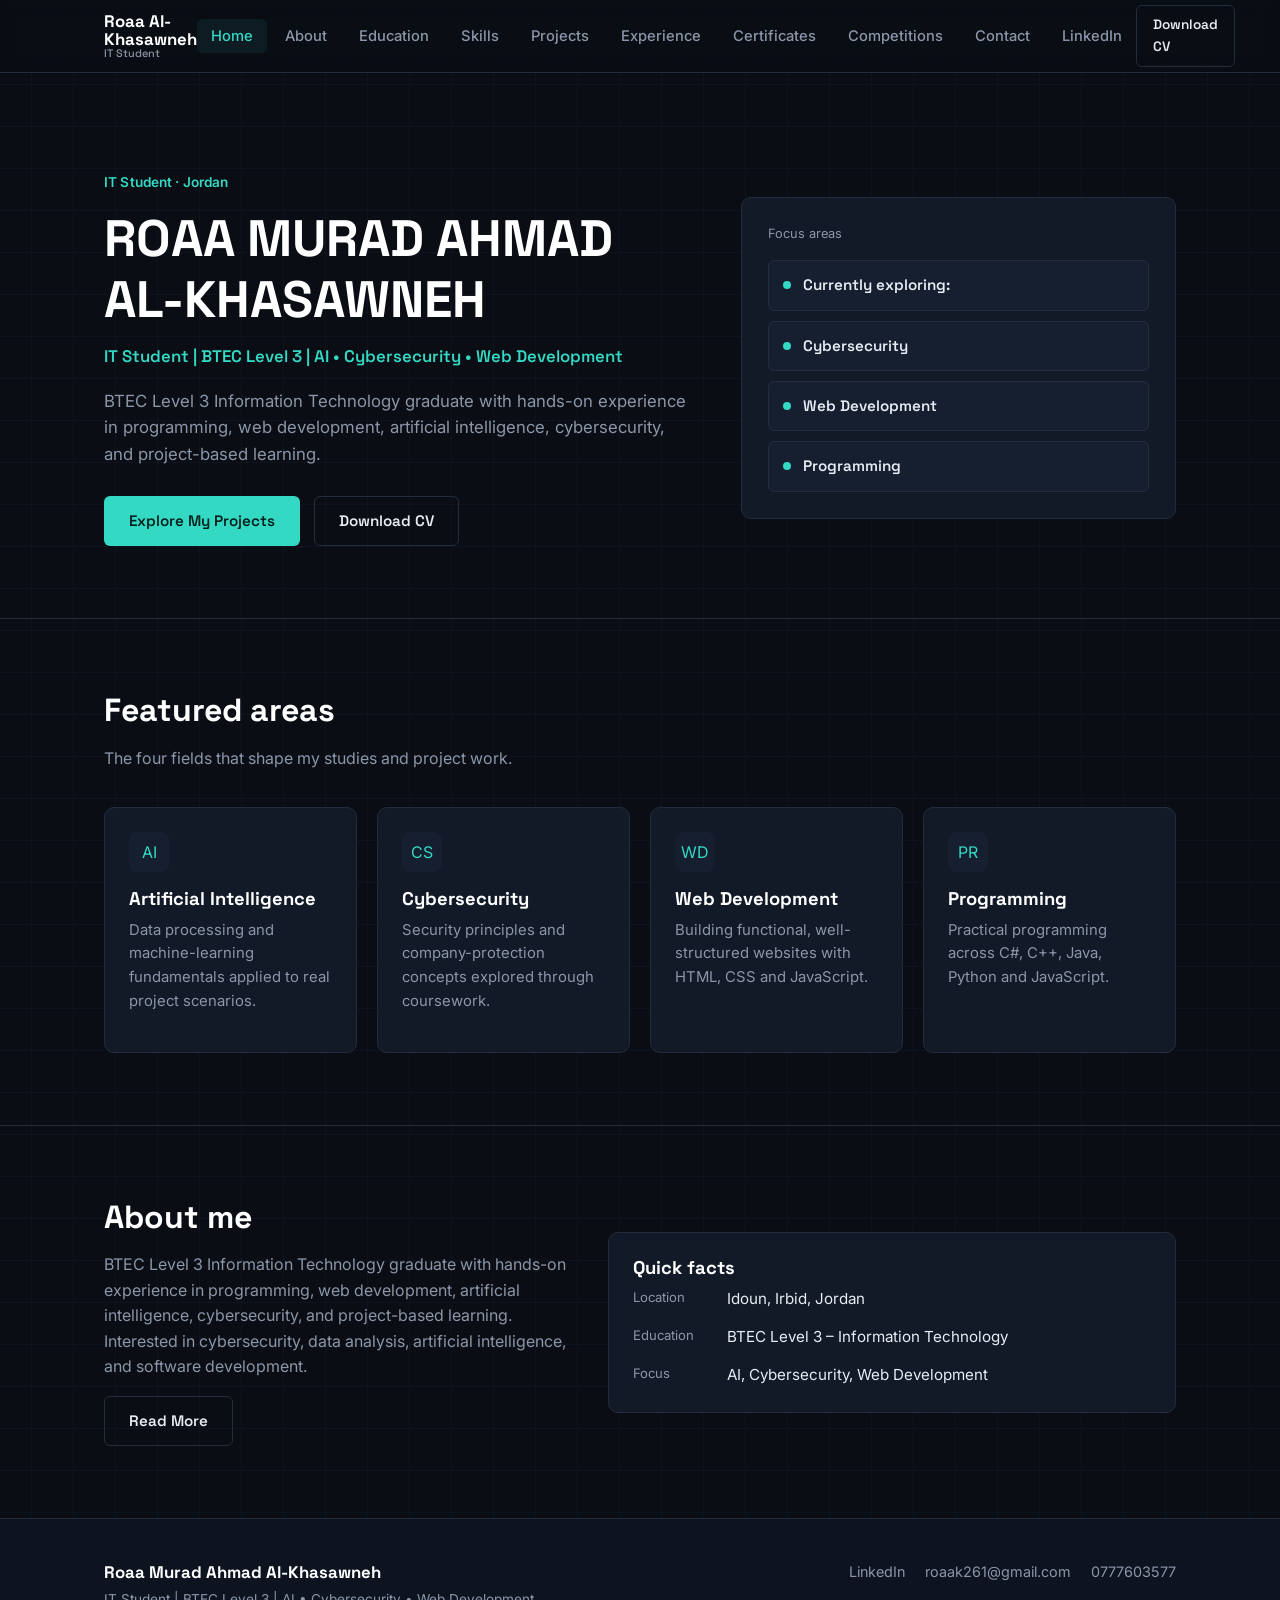
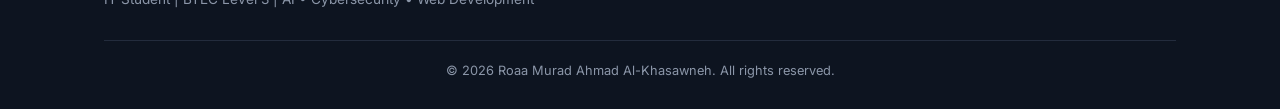
<file: roaa-portfolio (1)/roaa-portfolio/index.html>
<!DOCTYPE html>
<html lang="en">
<head>
<meta charset="UTF-8">
<meta name="viewport" content="width=device-width, initial-scale=1.0">
<title>Roaa Murad Ahmad Al-Khasawneh | IT Student Portfolio</title>
<meta name="description" content="Portfolio of Roaa Murad Ahmad Al-Khasawneh, a BTEC Level 3 IT student focused on AI, cybersecurity and web development.">
<link rel="stylesheet" href="css/style.css">
</head>
<body>
<a href="#main" class="skip-link">Skip to content</a>

<header class="site-header">
  <nav class="navbar" aria-label="Main navigation">
    <a href="index.html" class="brand">
      <strong>Roaa Al-Khasawneh</strong>
      <span>IT Student</span>
    </a>

    <ul class="nav-links">
      <li><a href="index.html">Home</a></li>
      <li><a href="about.html">About</a></li>
      <li><a href="education.html">Education</a></li>
      <li><a href="skills.html">Skills</a></li>
      <li><a href="projects.html">Projects</a></li>
      <li><a href="experience.html">Experience</a></li>
      <li><a href="certificates.html">Certificates</a></li>
      <li><a href="competitions.html">Competitions</a></li>
      <li><a href="contact.html">Contact</a></li>
      <li><a href="https://jo.linkedin.com/in/roa-a-khasawneh-a880803abn" target="_blank" rel="noopener">LinkedIn</a></li>
    </ul>

    <div class="nav-cta">
      <a class="btn btn-outline btn-sm" href="assets/Roaa_Murad_Ahmad_Al-Khasawneh_CV.docx" download>Download CV</a>
      <button class="nav-toggle" aria-label="Toggle navigation menu" aria-expanded="false">
        <span></span><span></span><span></span>
      </button>
    </div>
  </nav>
</header>

<main id="main">

  <section class="hero">
    <div class="container hero-grid">
      <div>
        <span class="eyebrow">IT Student · Jordan</span>
        <h1>ROAA MURAD AHMAD<br>AL-KHASAWNEH</h1>
        <p class="subtitle">IT Student | BTEC Level 3 | AI • Cybersecurity • Web Development</p>
        <p class="lede">BTEC Level 3 Information Technology graduate with hands-on experience in programming, web development, artificial intelligence, cybersecurity, and project-based learning.</p>
        <div class="hero-actions">
          <a href="projects.html" class="btn btn-primary">Explore My Projects</a>
          <a href="assets/Roaa_Murad_Ahmad_Al-Khasawneh_CV.docx" class="btn btn-outline" download>Download CV</a>
        </div>
      </div>

      <div class="hero-panel">
        <p class="hero-panel-title">Focus areas</p>
        <div class="node-list">
          <div class="node"><span class="dot"></span> Currently exploring: <span data-typing>AI</span></div>
          <div class="node"><span class="dot"></span> Cybersecurity</div>
          <div class="node"><span class="dot"></span> Web Development</div>
          <div class="node"><span class="dot"></span> Programming</div>
        </div>
      </div>
    </div>
  </section>

  <section class="section">
    <div class="container">
      <div class="section-head">
        <h2>Featured areas</h2>
        <p>The four fields that shape my studies and project work.</p>
      </div>
      <div class="card-grid">
        <a href="skills.html" class="card">
          <div class="card-icon">AI</div>
          <h3>Artificial Intelligence</h3>
          <p>Data processing and machine-learning fundamentals applied to real project scenarios.</p>
        </a>
        <a href="projects.html" class="card">
          <div class="card-icon">CS</div>
          <h3>Cybersecurity</h3>
          <p>Security principles and company-protection concepts explored through coursework.</p>
        </a>
        <a href="projects.html" class="card">
          <div class="card-icon">WD</div>
          <h3>Web Development</h3>
          <p>Building functional, well-structured websites with HTML, CSS and JavaScript.</p>
        </a>
        <a href="skills.html" class="card">
          <div class="card-icon">PR</div>
          <h3>Programming</h3>
          <p>Practical programming across C#, C++, Java, Python and JavaScript.</p>
        </a>
      </div>
    </div>
  </section>

  <section class="section">
    <div class="container about-preview">
      <div>
        <h2>About me</h2>
        <p>BTEC Level 3 Information Technology graduate with hands-on experience in programming, web development, artificial intelligence, cybersecurity, and project-based learning. Interested in cybersecurity, data analysis, artificial intelligence, and software development.</p>
        <a href="about.html" class="btn btn-outline">Read More</a>
      </div>
      <div class="card">
        <h3>Quick facts</h3>
        <ul class="info-list">
          <li><span class="label">Location</span> Idoun, Irbid, Jordan</li>
          <li><span class="label">Education</span> BTEC Level 3 – Information Technology</li>
          <li><span class="label">Focus</span> AI, Cybersecurity, Web Development</li>
        </ul>
      </div>
    </div>
  </section>

</main>

<footer class="site-footer">
  <div class="container">
    <div class="footer-grid">
      <div class="footer-brand">
        <strong>Roaa Murad Ahmad Al-Khasawneh</strong>
        <span>IT Student | BTEC Level 3 | AI • Cybersecurity • Web Development</span>
      </div>
      <ul class="footer-links">
        <li><a href="https://jo.linkedin.com/in/roa-a-khasawneh-a880803abn" target="_blank" rel="noopener">LinkedIn</a></li>
        <li><a href="mailto:roaak261@gmail.com">roaak261@gmail.com</a></li>
        <li><a href="tel:0777603577">0777603577</a></li>
      </ul>
    </div>
    <div class="footer-bottom">© 2026 Roaa Murad Ahmad Al-Khasawneh. All rights reserved.</div>
  </div>
</footer>

<button class="scroll-top" aria-label="Scroll to top">↑</button>
<script src="js/script.js"></script>
</body>
</html>
</file>
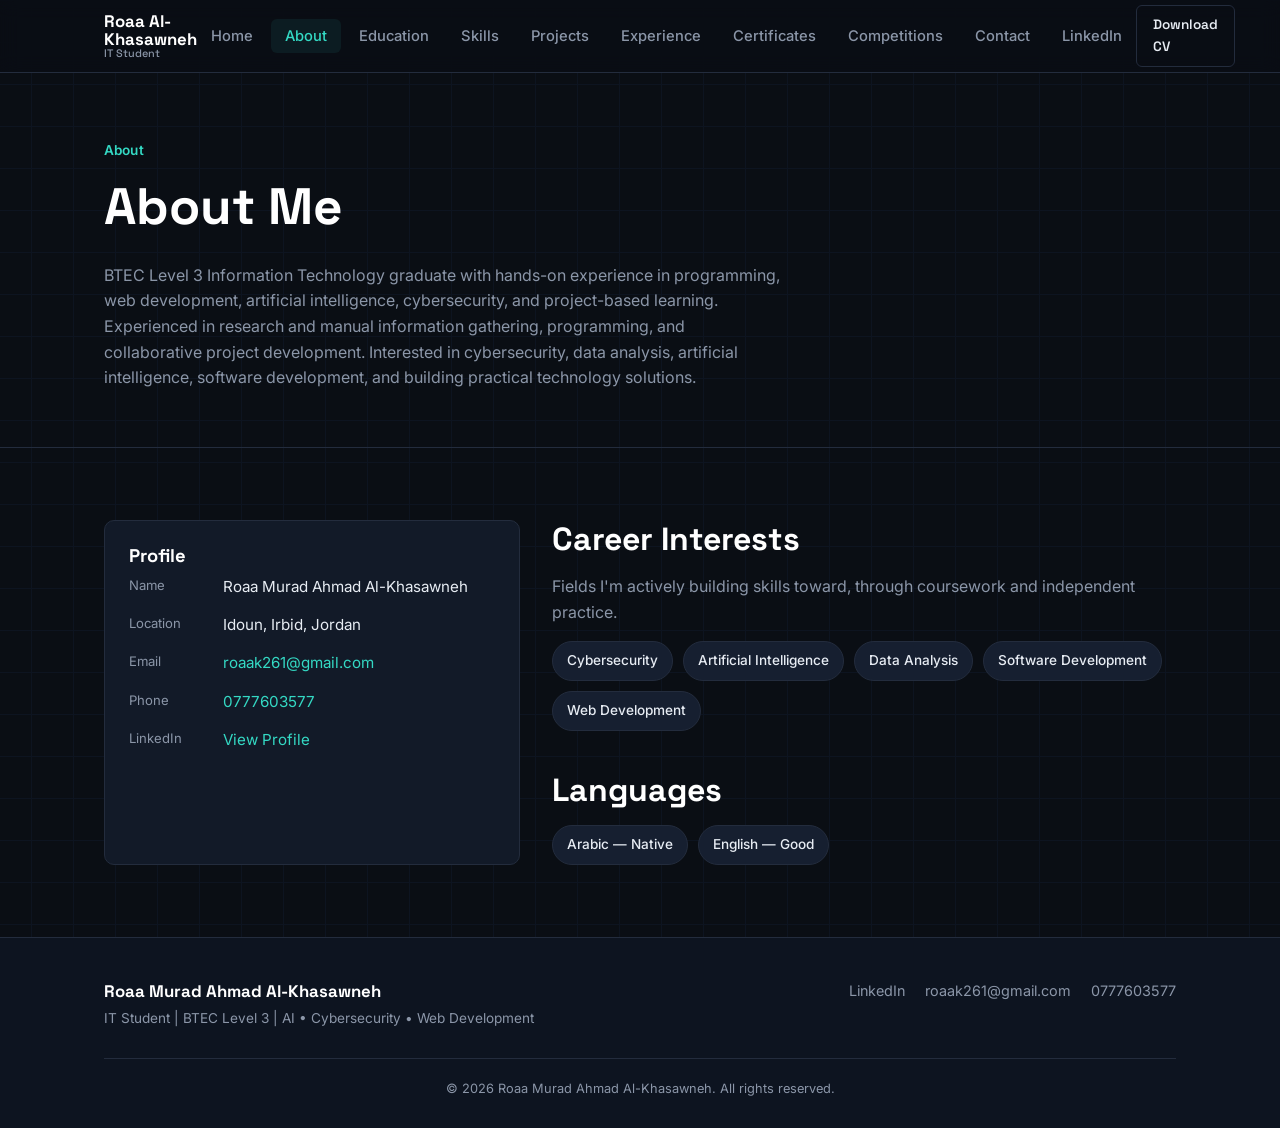
<file: roaa-portfolio (1)/roaa-portfolio/about.html>
<!DOCTYPE html>
<html lang="en">
<head>
<meta charset="UTF-8">
<meta name="viewport" content="width=device-width, initial-scale=1.0">
<title>Roaa Murad Ahmad Al-Khasawneh | About</title>
<meta name="description" content="About Roaa Murad Ahmad Al-Khasawneh, a BTEC Level 3 IT student interested in cybersecurity, AI, data analysis and software development.">
<link rel="stylesheet" href="css/style.css">
</head>
<body>
<a href="#main" class="skip-link">Skip to content</a>

<header class="site-header">
  <nav class="navbar" aria-label="Main navigation">
    <a href="index.html" class="brand">
      <strong>Roaa Al-Khasawneh</strong>
      <span>IT Student</span>
    </a>

    <ul class="nav-links">
      <li><a href="index.html">Home</a></li>
      <li><a href="about.html">About</a></li>
      <li><a href="education.html">Education</a></li>
      <li><a href="skills.html">Skills</a></li>
      <li><a href="projects.html">Projects</a></li>
      <li><a href="experience.html">Experience</a></li>
      <li><a href="certificates.html">Certificates</a></li>
      <li><a href="competitions.html">Competitions</a></li>
      <li><a href="contact.html">Contact</a></li>
      <li><a href="https://jo.linkedin.com/in/roa-a-khasawneh-a880803abn" target="_blank" rel="noopener">LinkedIn</a></li>
    </ul>

    <div class="nav-cta">
      <a class="btn btn-outline btn-sm" href="assets/Roaa_Murad_Ahmad_Al-Khasawneh_CV.docx" download>Download CV</a>
      <button class="nav-toggle" aria-label="Toggle navigation menu" aria-expanded="false">
        <span></span><span></span><span></span>
      </button>
    </div>
  </nav>
</header>
<main id="main">

  <section class="page-header">
    <div class="container">
      <span class="eyebrow">About</span>
      <h1>About Me</h1>
      <p>BTEC Level 3 Information Technology graduate with hands-on experience in programming, web development, artificial intelligence, cybersecurity, and project-based learning. Experienced in research and manual information gathering, programming, and collaborative project development. Interested in cybersecurity, data analysis, artificial intelligence, software development, and building practical technology solutions.</p>
    </div>
  </section>

  <section class="section">
    <div class="container profile-grid">
      <div class="card">
        <h3>Profile</h3>
        <ul class="info-list">
          <li><span class="label">Name</span> Roaa Murad Ahmad Al-Khasawneh</li>
          <li><span class="label">Location</span> Idoun, Irbid, Jordan</li>
          <li><span class="label">Email</span> <a href="mailto:roaak261@gmail.com">roaak261@gmail.com</a></li>
          <li><span class="label">Phone</span> <a href="tel:0777603577">0777603577</a></li>
          <li><span class="label">LinkedIn</span> <a href="https://jo.linkedin.com/in/roa-a-khasawneh-a880803abn" target="_blank" rel="noopener">View Profile</a></li>
        </ul>
      </div>

      <div>
        <h2>Career Interests</h2>
        <p>Fields I'm actively building skills toward, through coursework and independent practice.</p>
        <div class="tag-list">
          <span class="tag">Cybersecurity</span>
          <span class="tag">Artificial Intelligence</span>
          <span class="tag">Data Analysis</span>
          <span class="tag">Software Development</span>
          <span class="tag">Web Development</span>
        </div>

        <h2 class="mt-lg">Languages</h2>
        <div class="tag-list">
          <span class="tag">Arabic — Native</span>
          <span class="tag">English — Good</span>
        </div>
      </div>
    </div>
  </section>

</main>
<footer class="site-footer">
  <div class="container">
    <div class="footer-grid">
      <div class="footer-brand">
        <strong>Roaa Murad Ahmad Al-Khasawneh</strong>
        <span>IT Student | BTEC Level 3 | AI • Cybersecurity • Web Development</span>
      </div>
      <ul class="footer-links">
        <li><a href="https://jo.linkedin.com/in/roa-a-khasawneh-a880803abn" target="_blank" rel="noopener">LinkedIn</a></li>
        <li><a href="mailto:roaak261@gmail.com">roaak261@gmail.com</a></li>
        <li><a href="tel:0777603577">0777603577</a></li>
      </ul>
    </div>
    <div class="footer-bottom">© 2026 Roaa Murad Ahmad Al-Khasawneh. All rights reserved.</div>
  </div>
</footer>

<button class="scroll-top" aria-label="Scroll to top">↑</button>
<script src="js/script.js"></script>
</body>
</html>
</file>
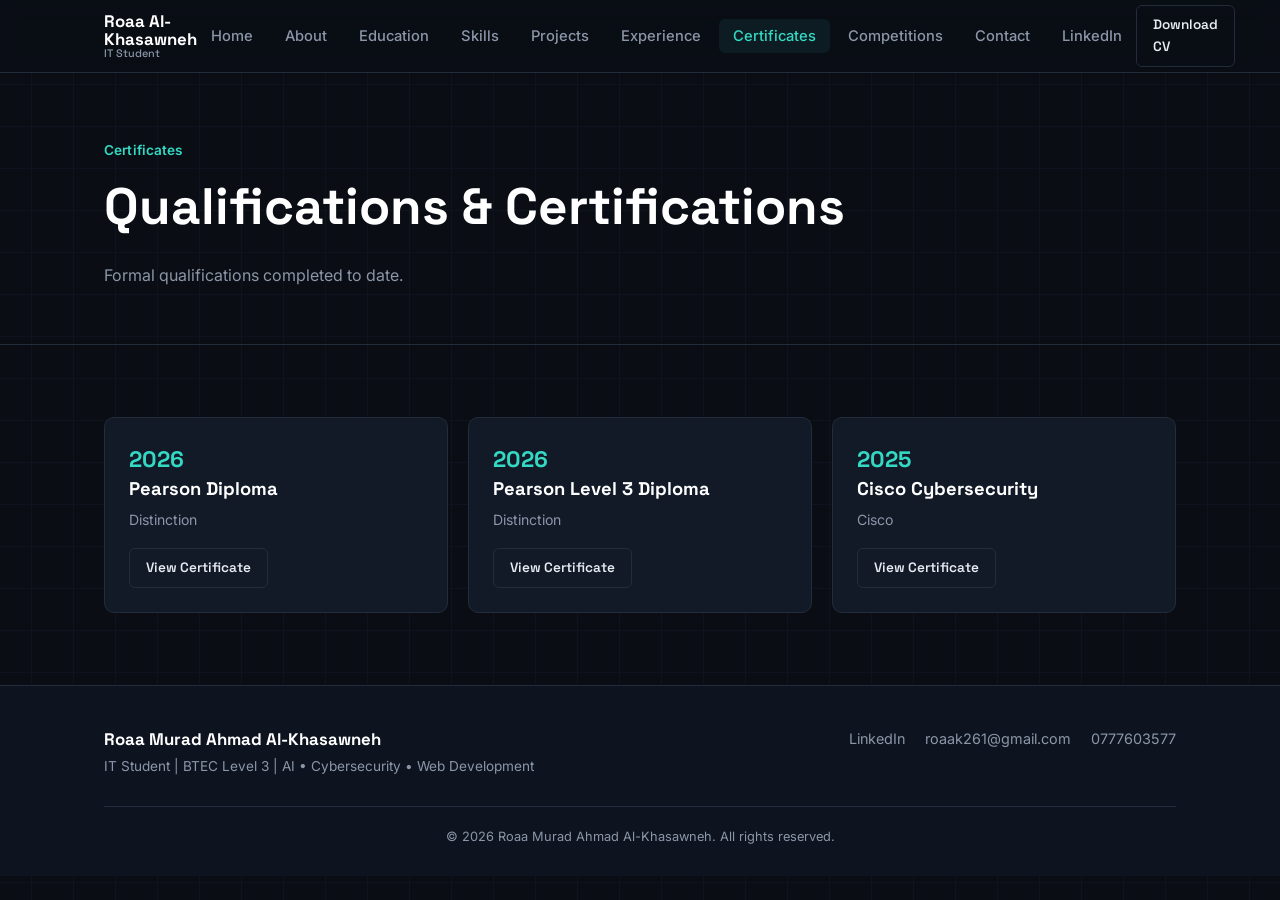
<file: roaa-portfolio (1)/roaa-portfolio/certificates.html>
<!DOCTYPE html>
<html lang="en">
<head>
<meta charset="UTF-8">
<meta name="viewport" content="width=device-width, initial-scale=1.0">
<title>Roaa Murad Ahmad Al-Khasawneh | Certificates</title>
<meta name="description" content="Qualifications and certifications earned by Roaa Murad Ahmad Al-Khasawneh.">
<link rel="stylesheet" href="css/style.css">
</head>
<body>
<a href="#main" class="skip-link">Skip to content</a>

<header class="site-header">
  <nav class="navbar" aria-label="Main navigation">
    <a href="index.html" class="brand">
      <strong>Roaa Al-Khasawneh</strong>
      <span>IT Student</span>
    </a>

    <ul class="nav-links">
      <li><a href="index.html">Home</a></li>
      <li><a href="about.html">About</a></li>
      <li><a href="education.html">Education</a></li>
      <li><a href="skills.html">Skills</a></li>
      <li><a href="projects.html">Projects</a></li>
      <li><a href="experience.html">Experience</a></li>
      <li><a href="certificates.html">Certificates</a></li>
      <li><a href="competitions.html">Competitions</a></li>
      <li><a href="contact.html">Contact</a></li>
      <li><a href="https://jo.linkedin.com/in/roa-a-khasawneh-a880803abn" target="_blank" rel="noopener">LinkedIn</a></li>
    </ul>

    <div class="nav-cta">
      <a class="btn btn-outline btn-sm" href="assets/Roaa_Murad_Ahmad_Al-Khasawneh_CV.docx" download>Download CV</a>
      <button class="nav-toggle" aria-label="Toggle navigation menu" aria-expanded="false">
        <span></span><span></span><span></span>
      </button>
    </div>
  </nav>
</header>
<main id="main">

  <section class="page-header">
    <div class="container">
      <span class="eyebrow">Certificates</span>
      <h1>Qualifications &amp; Certifications</h1>
      <p>Formal qualifications completed to date.</p>
    </div>
  </section>

  <section class="section">
    <div class="container cert-grid">

      <div class="cert-card">
        <div class="cert-year">2026</div>
        <h3>Pearson Diploma</h3>
        <p class="cert-org">Distinction</p>
        <a class="btn btn-outline btn-sm" href="assets/certificates/pearson-diploma.pdf" target="_blank" rel="noopener">View Certificate</a>
      </div>

      <div class="cert-card">
        <div class="cert-year">2026</div>
        <h3>Pearson Level 3 Diploma</h3>
        <p class="cert-org">Distinction</p>
        <a class="btn btn-outline btn-sm" href="assets/certificates/pearson-level3-diploma.pdf" target="_blank" rel="noopener">View Certificate</a>
      </div>

      <div class="cert-card">
        <div class="cert-year">2025</div>
        <h3>Cisco Cybersecurity</h3>
        <p class="cert-org">Cisco</p>
        <a class="btn btn-outline btn-sm" href="assets/certificates/cisco-cybersecurity.pdf" target="_blank" rel="noopener">View Certificate</a>
      </div>

    </div>
  </section>

</main>
<footer class="site-footer">
  <div class="container">
    <div class="footer-grid">
      <div class="footer-brand">
        <strong>Roaa Murad Ahmad Al-Khasawneh</strong>
        <span>IT Student | BTEC Level 3 | AI • Cybersecurity • Web Development</span>
      </div>
      <ul class="footer-links">
        <li><a href="https://jo.linkedin.com/in/roa-a-khasawneh-a880803abn" target="_blank" rel="noopener">LinkedIn</a></li>
        <li><a href="mailto:roaak261@gmail.com">roaak261@gmail.com</a></li>
        <li><a href="tel:0777603577">0777603577</a></li>
      </ul>
    </div>
    <div class="footer-bottom">© 2026 Roaa Murad Ahmad Al-Khasawneh. All rights reserved.</div>
  </div>
</footer>

<button class="scroll-top" aria-label="Scroll to top">↑</button>
<script src="js/script.js"></script>
</body>
</html>
</file>
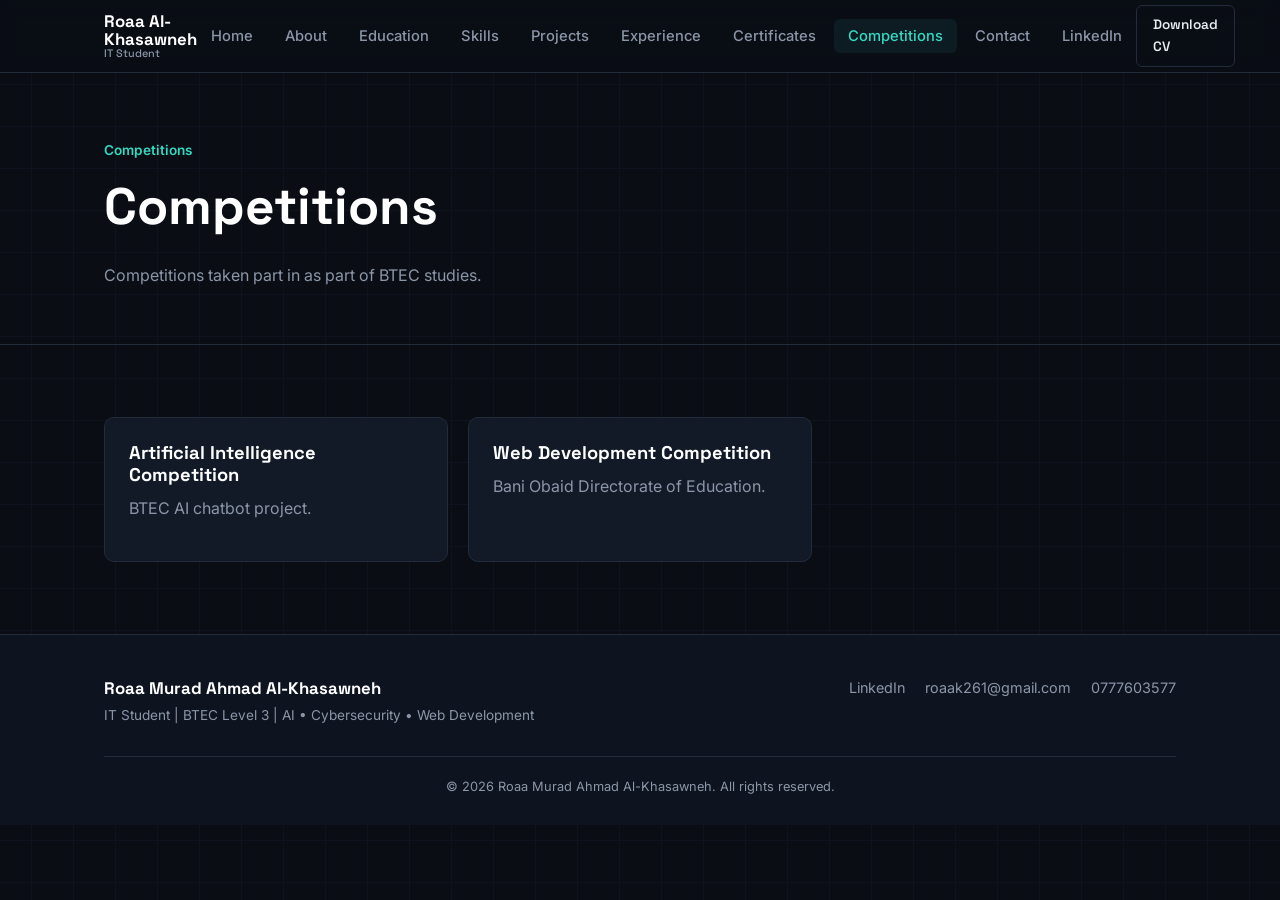
<file: roaa-portfolio (1)/roaa-portfolio/competitions.html>
<!DOCTYPE html>
<html lang="en">
<head>
<meta charset="UTF-8">
<meta name="viewport" content="width=device-width, initial-scale=1.0">
<title>Roaa Murad Ahmad Al-Khasawneh | Competitions</title>
<meta name="description" content="Competitions Roaa Murad Ahmad Al-Khasawneh has taken part in.">
<link rel="stylesheet" href="css/style.css">
</head>
<body>
<a href="#main" class="skip-link">Skip to content</a>

<header class="site-header">
  <nav class="navbar" aria-label="Main navigation">
    <a href="index.html" class="brand">
      <strong>Roaa Al-Khasawneh</strong>
      <span>IT Student</span>
    </a>

    <ul class="nav-links">
      <li><a href="index.html">Home</a></li>
      <li><a href="about.html">About</a></li>
      <li><a href="education.html">Education</a></li>
      <li><a href="skills.html">Skills</a></li>
      <li><a href="projects.html">Projects</a></li>
      <li><a href="experience.html">Experience</a></li>
      <li><a href="certificates.html">Certificates</a></li>
      <li><a href="competitions.html">Competitions</a></li>
      <li><a href="contact.html">Contact</a></li>
      <li><a href="https://jo.linkedin.com/in/roa-a-khasawneh-a880803abn" target="_blank" rel="noopener">LinkedIn</a></li>
    </ul>

    <div class="nav-cta">
      <a class="btn btn-outline btn-sm" href="assets/Roaa_Murad_Ahmad_Al-Khasawneh_CV.docx" download>Download CV</a>
      <button class="nav-toggle" aria-label="Toggle navigation menu" aria-expanded="false">
        <span></span><span></span><span></span>
      </button>
    </div>
  </nav>
</header>
<main id="main">

  <section class="page-header">
    <div class="container">
      <span class="eyebrow">Competitions</span>
      <h1>Competitions</h1>
      <p>Competitions taken part in as part of BTEC studies.</p>
    </div>
  </section>

  <section class="section">
    <div class="container comp-grid">

      <div class="comp-card">
        <h3>Artificial Intelligence Competition</h3>
        <p>BTEC AI chatbot project.</p>
      </div>

      <div class="comp-card">
        <h3>Web Development Competition</h3>
        <p>Bani Obaid Directorate of Education.</p>
      </div>

    </div>
  </section>

</main>
<footer class="site-footer">
  <div class="container">
    <div class="footer-grid">
      <div class="footer-brand">
        <strong>Roaa Murad Ahmad Al-Khasawneh</strong>
        <span>IT Student | BTEC Level 3 | AI • Cybersecurity • Web Development</span>
      </div>
      <ul class="footer-links">
        <li><a href="https://jo.linkedin.com/in/roa-a-khasawneh-a880803abn" target="_blank" rel="noopener">LinkedIn</a></li>
        <li><a href="mailto:roaak261@gmail.com">roaak261@gmail.com</a></li>
        <li><a href="tel:0777603577">0777603577</a></li>
      </ul>
    </div>
    <div class="footer-bottom">© 2026 Roaa Murad Ahmad Al-Khasawneh. All rights reserved.</div>
  </div>
</footer>

<button class="scroll-top" aria-label="Scroll to top">↑</button>
<script src="js/script.js"></script>
</body>
</html>
</file>
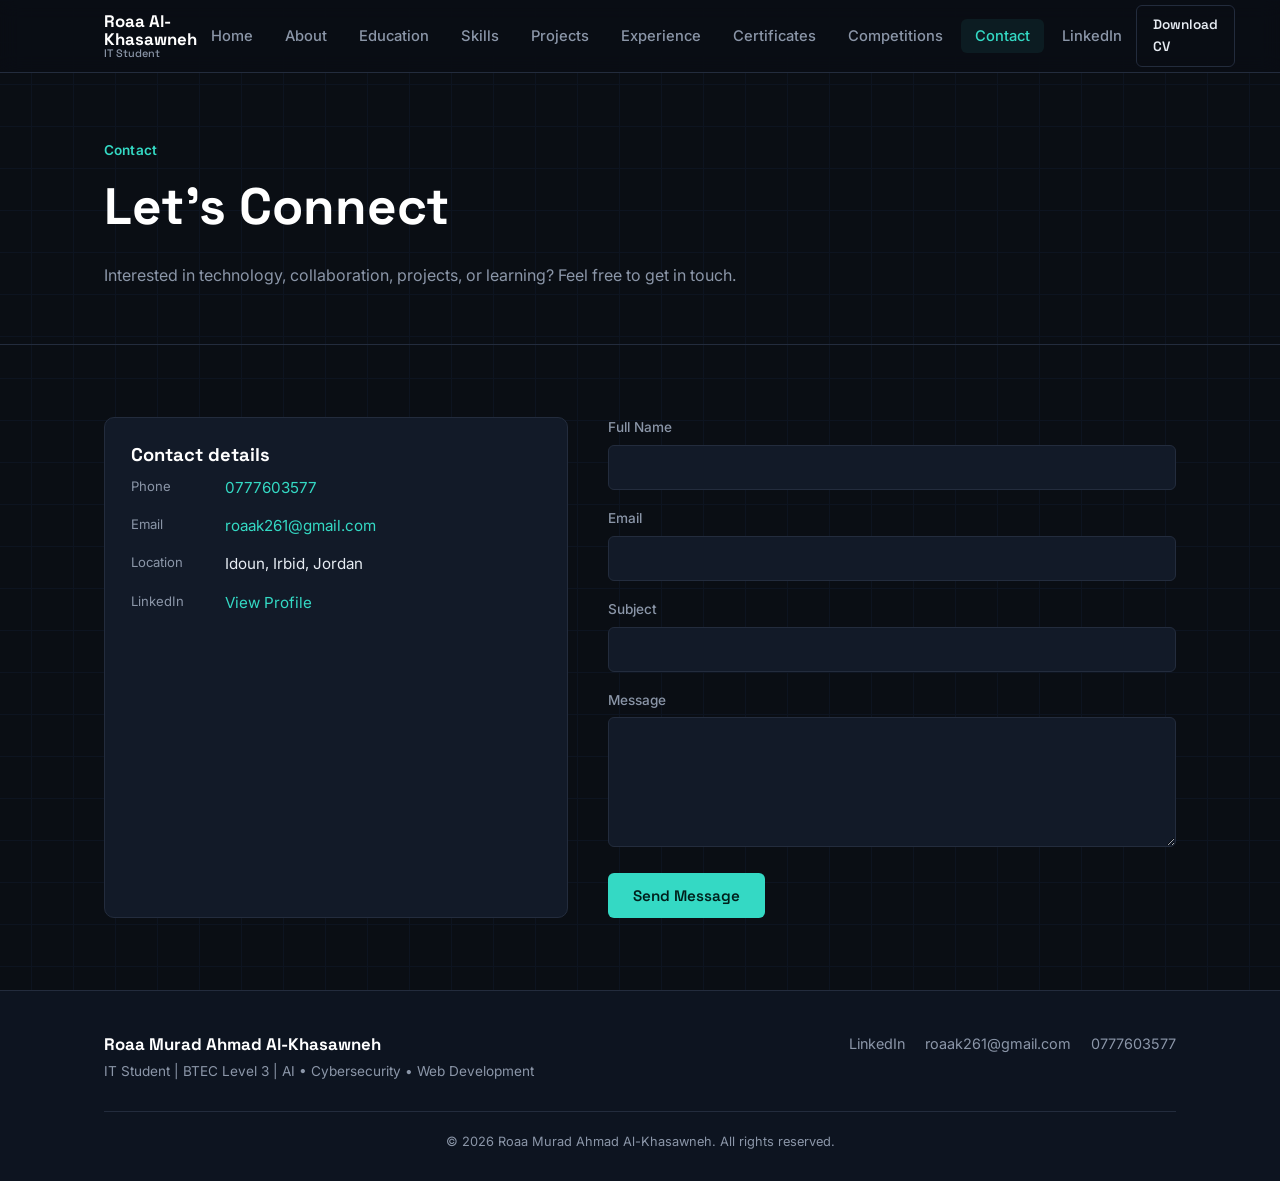
<file: roaa-portfolio (1)/roaa-portfolio/contact.html>
<!DOCTYPE html>
<html lang="en">
<head>
<meta charset="UTF-8">
<meta name="viewport" content="width=device-width, initial-scale=1.0">
<title>Roaa Murad Ahmad Al-Khasawneh | Contact</title>
<meta name="description" content="Get in touch with Roaa Murad Ahmad Al-Khasawneh for collaboration, projects or opportunities.">
<link rel="stylesheet" href="css/style.css">
</head>
<body>
<a href="#main" class="skip-link">Skip to content</a>

<header class="site-header">
  <nav class="navbar" aria-label="Main navigation">
    <a href="index.html" class="brand">
      <strong>Roaa Al-Khasawneh</strong>
      <span>IT Student</span>
    </a>

    <ul class="nav-links">
      <li><a href="index.html">Home</a></li>
      <li><a href="about.html">About</a></li>
      <li><a href="education.html">Education</a></li>
      <li><a href="skills.html">Skills</a></li>
      <li><a href="projects.html">Projects</a></li>
      <li><a href="experience.html">Experience</a></li>
      <li><a href="certificates.html">Certificates</a></li>
      <li><a href="competitions.html">Competitions</a></li>
      <li><a href="contact.html">Contact</a></li>
      <li><a href="https://jo.linkedin.com/in/roa-a-khasawneh-a880803abn" target="_blank" rel="noopener">LinkedIn</a></li>
    </ul>

    <div class="nav-cta">
      <a class="btn btn-outline btn-sm" href="assets/Roaa_Murad_Ahmad_Al-Khasawneh_CV.docx" download>Download CV</a>
      <button class="nav-toggle" aria-label="Toggle navigation menu" aria-expanded="false">
        <span></span><span></span><span></span>
      </button>
    </div>
  </nav>
</header>
<main id="main">

  <section class="page-header">
    <div class="container">
      <span class="eyebrow">Contact</span>
      <h1>Let's Connect</h1>
      <p>Interested in technology, collaboration, projects, or learning? Feel free to get in touch.</p>
    </div>
  </section>

  <section class="section">
    <div class="container contact-grid">

      <div class="contact-info-card">
        <h3>Contact details</h3>
        <ul class="info-list">
          <li><span class="label">Phone</span> <a href="tel:0777603577">0777603577</a></li>
          <li><span class="label">Email</span> <a href="mailto:roaak261@gmail.com">roaak261@gmail.com</a></li>
          <li><span class="label">Location</span> Idoun, Irbid, Jordan</li>
          <li><span class="label">LinkedIn</span> <a href="https://jo.linkedin.com/in/roa-a-khasawneh-a880803abn" target="_blank" rel="noopener">View Profile</a></li>
        </ul>
      </div>

      <form id="contact-form" class="contact-form" novalidate>
        <div class="form-group">
          <label for="name">Full Name</label>
          <input type="text" id="name" name="name" autocomplete="name">
          <p class="field-error">Please enter your full name.</p>
        </div>

        <div class="form-group">
          <label for="email">Email</label>
          <input type="email" id="email" name="email" autocomplete="email">
          <p class="field-error">Please enter a valid email address.</p>
        </div>

        <div class="form-group">
          <label for="subject">Subject</label>
          <input type="text" id="subject" name="subject">
          <p class="field-error">Please enter a subject.</p>
        </div>

        <div class="form-group">
          <label for="message">Message</label>
          <textarea id="message" name="message"></textarea>
          <p class="field-error">Your message should be at least 10 characters.</p>
        </div>

        <button type="submit" class="btn btn-primary">Send Message</button>
        <p id="form-status" class="form-status" role="status"></p>
      </form>

    </div>
  </section>

</main>
<footer class="site-footer">
  <div class="container">
    <div class="footer-grid">
      <div class="footer-brand">
        <strong>Roaa Murad Ahmad Al-Khasawneh</strong>
        <span>IT Student | BTEC Level 3 | AI • Cybersecurity • Web Development</span>
      </div>
      <ul class="footer-links">
        <li><a href="https://jo.linkedin.com/in/roa-a-khasawneh-a880803abn" target="_blank" rel="noopener">LinkedIn</a></li>
        <li><a href="mailto:roaak261@gmail.com">roaak261@gmail.com</a></li>
        <li><a href="tel:0777603577">0777603577</a></li>
      </ul>
    </div>
    <div class="footer-bottom">© 2026 Roaa Murad Ahmad Al-Khasawneh. All rights reserved.</div>
  </div>
</footer>

<button class="scroll-top" aria-label="Scroll to top">↑</button>
<script src="js/script.js"></script>
</body>
</html>
</file>
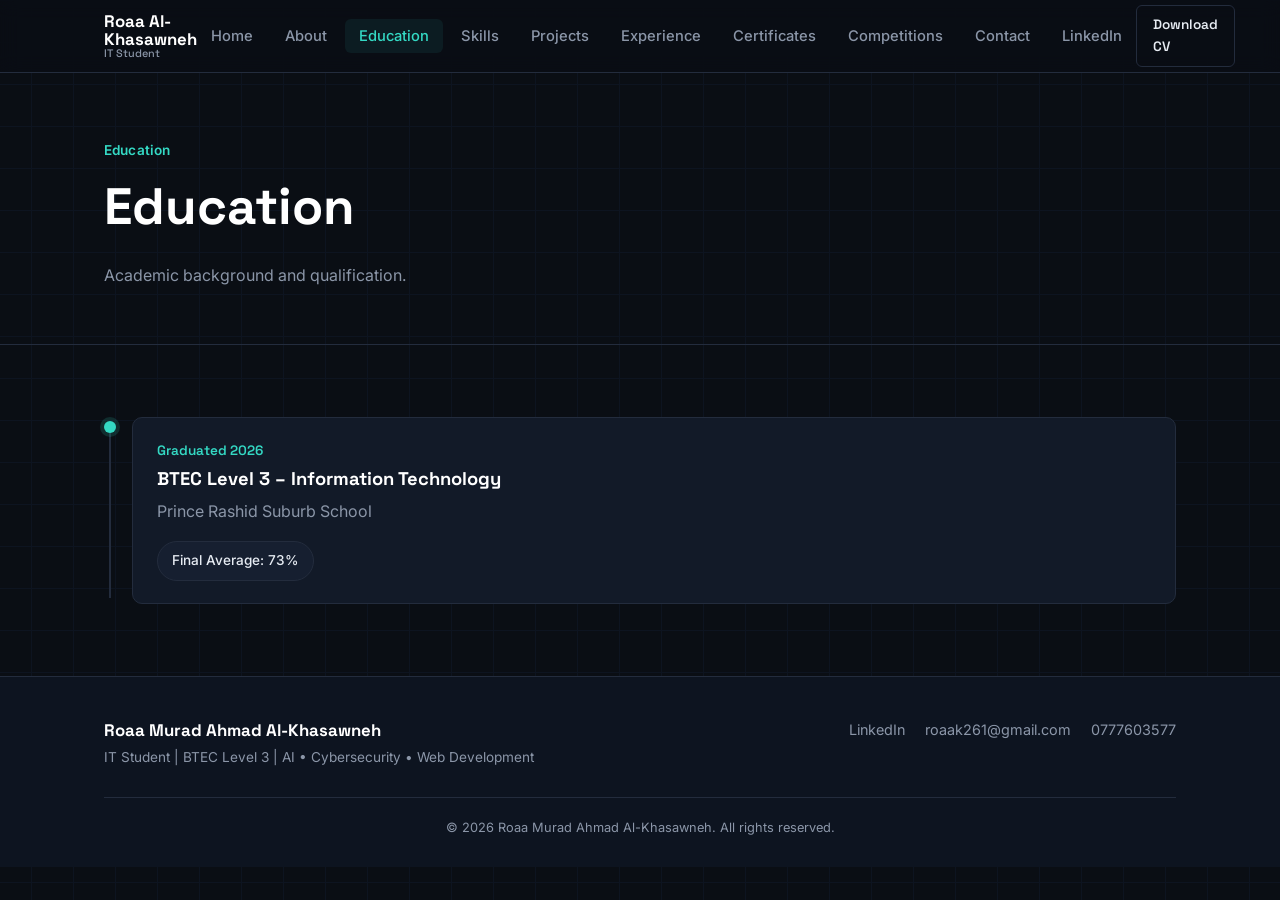
<file: roaa-portfolio (1)/roaa-portfolio/education.html>
<!DOCTYPE html>
<html lang="en">
<head>
<meta charset="UTF-8">
<meta name="viewport" content="width=device-width, initial-scale=1.0">
<title>Roaa Murad Ahmad Al-Khasawneh | Education</title>
<meta name="description" content="Education background of Roaa Murad Ahmad Al-Khasawneh, BTEC Level 3 Information Technology graduate.">
<link rel="stylesheet" href="css/style.css">
</head>
<body>
<a href="#main" class="skip-link">Skip to content</a>

<header class="site-header">
  <nav class="navbar" aria-label="Main navigation">
    <a href="index.html" class="brand">
      <strong>Roaa Al-Khasawneh</strong>
      <span>IT Student</span>
    </a>

    <ul class="nav-links">
      <li><a href="index.html">Home</a></li>
      <li><a href="about.html">About</a></li>
      <li><a href="education.html">Education</a></li>
      <li><a href="skills.html">Skills</a></li>
      <li><a href="projects.html">Projects</a></li>
      <li><a href="experience.html">Experience</a></li>
      <li><a href="certificates.html">Certificates</a></li>
      <li><a href="competitions.html">Competitions</a></li>
      <li><a href="contact.html">Contact</a></li>
      <li><a href="https://jo.linkedin.com/in/roa-a-khasawneh-a880803abn" target="_blank" rel="noopener">LinkedIn</a></li>
    </ul>

    <div class="nav-cta">
      <a class="btn btn-outline btn-sm" href="assets/Roaa_Murad_Ahmad_Al-Khasawneh_CV.docx" download>Download CV</a>
      <button class="nav-toggle" aria-label="Toggle navigation menu" aria-expanded="false">
        <span></span><span></span><span></span>
      </button>
    </div>
  </nav>
</header>
<main id="main">

  <section class="page-header">
    <div class="container">
      <span class="eyebrow">Education</span>
      <h1>Education</h1>
      <p>Academic background and qualification.</p>
    </div>
  </section>

  <section class="section">
    <div class="container">
      <div class="timeline">
        <div class="timeline-item">
          <div class="timeline-card">
            <p class="timeline-meta">Graduated 2026</p>
            <h3>BTEC Level 3 – Information Technology</h3>
            <p>Prince Rashid Suburb School</p>
            <div class="tag-list">
              <span class="tag">Final Average: 73%</span>
            </div>
          </div>
        </div>
      </div>
    </div>
  </section>

</main>
<footer class="site-footer">
  <div class="container">
    <div class="footer-grid">
      <div class="footer-brand">
        <strong>Roaa Murad Ahmad Al-Khasawneh</strong>
        <span>IT Student | BTEC Level 3 | AI • Cybersecurity • Web Development</span>
      </div>
      <ul class="footer-links">
        <li><a href="https://jo.linkedin.com/in/roa-a-khasawneh-a880803abn" target="_blank" rel="noopener">LinkedIn</a></li>
        <li><a href="mailto:roaak261@gmail.com">roaak261@gmail.com</a></li>
        <li><a href="tel:0777603577">0777603577</a></li>
      </ul>
    </div>
    <div class="footer-bottom">© 2026 Roaa Murad Ahmad Al-Khasawneh. All rights reserved.</div>
  </div>
</footer>

<button class="scroll-top" aria-label="Scroll to top">↑</button>
<script src="js/script.js"></script>
</body>
</html>
</file>
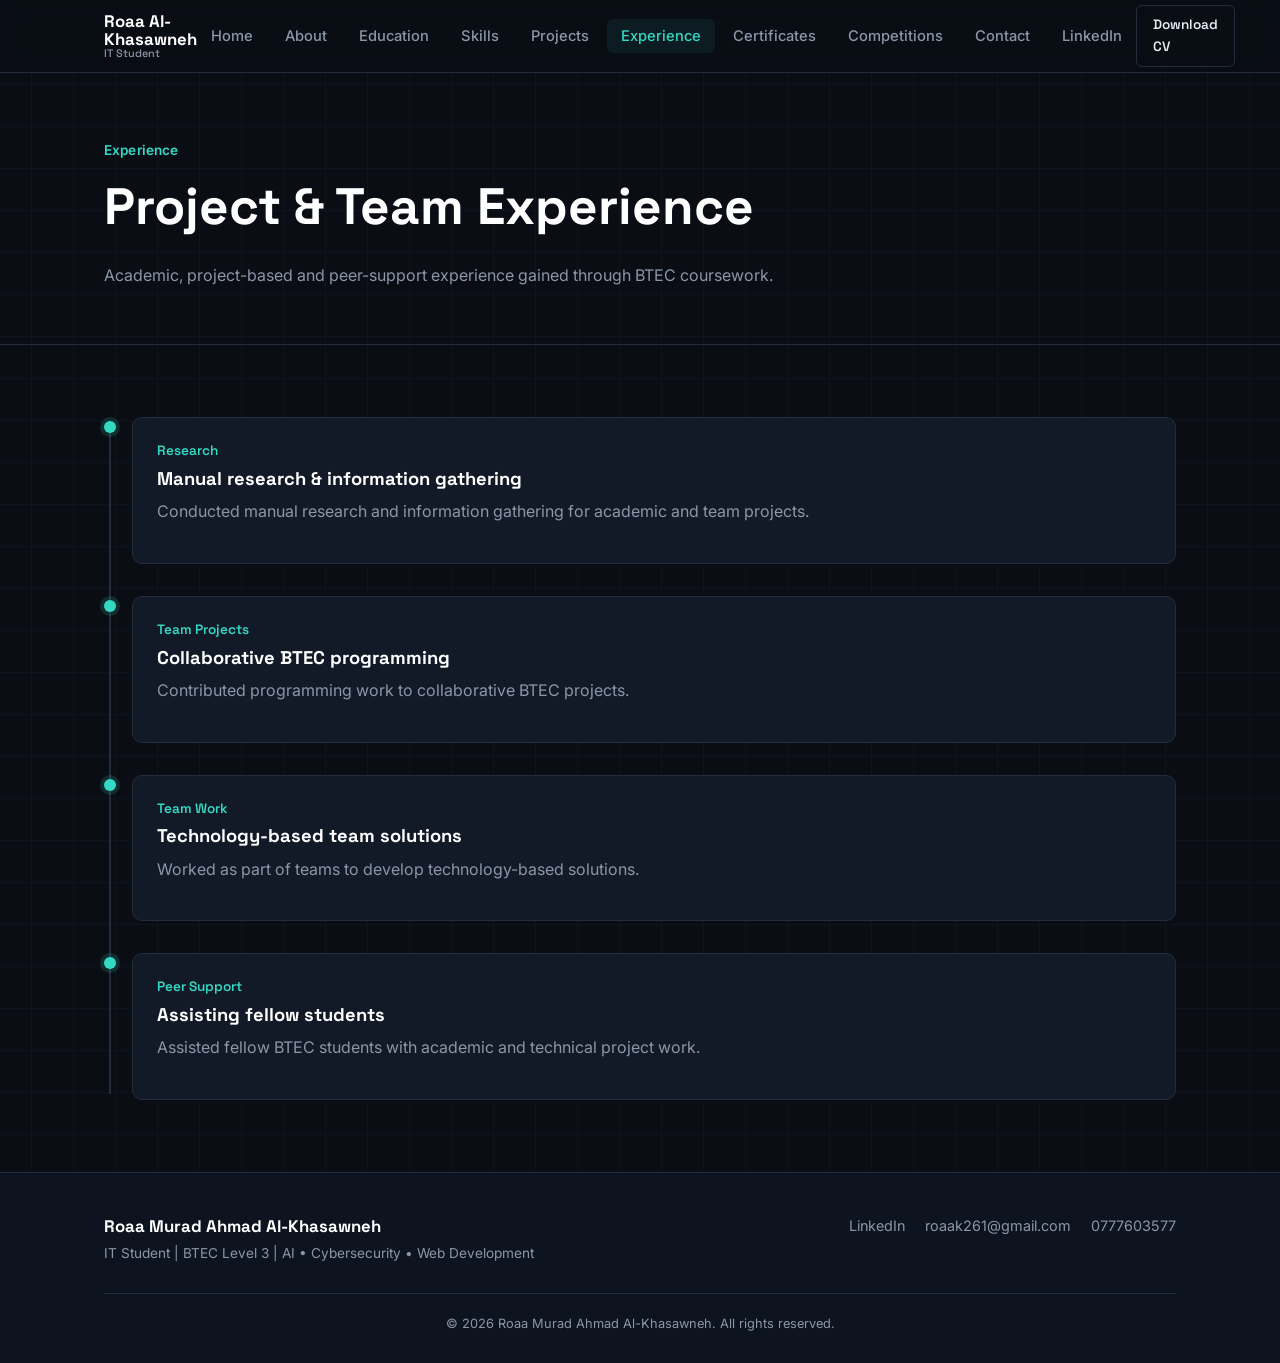
<file: roaa-portfolio (1)/roaa-portfolio/experience.html>
<!DOCTYPE html>
<html lang="en">
<head>
<meta charset="UTF-8">
<meta name="viewport" content="width=device-width, initial-scale=1.0">
<title>Roaa Murad Ahmad Al-Khasawneh | Experience</title>
<meta name="description" content="Academic project and team experience of Roaa Murad Ahmad Al-Khasawneh.">
<link rel="stylesheet" href="css/style.css">
</head>
<body>
<a href="#main" class="skip-link">Skip to content</a>

<header class="site-header">
  <nav class="navbar" aria-label="Main navigation">
    <a href="index.html" class="brand">
      <strong>Roaa Al-Khasawneh</strong>
      <span>IT Student</span>
    </a>

    <ul class="nav-links">
      <li><a href="index.html">Home</a></li>
      <li><a href="about.html">About</a></li>
      <li><a href="education.html">Education</a></li>
      <li><a href="skills.html">Skills</a></li>
      <li><a href="projects.html">Projects</a></li>
      <li><a href="experience.html">Experience</a></li>
      <li><a href="certificates.html">Certificates</a></li>
      <li><a href="competitions.html">Competitions</a></li>
      <li><a href="contact.html">Contact</a></li>
      <li><a href="https://jo.linkedin.com/in/roa-a-khasawneh-a880803abn" target="_blank" rel="noopener">LinkedIn</a></li>
    </ul>

    <div class="nav-cta">
      <a class="btn btn-outline btn-sm" href="assets/Roaa_Murad_Ahmad_Al-Khasawneh_CV.docx" download>Download CV</a>
      <button class="nav-toggle" aria-label="Toggle navigation menu" aria-expanded="false">
        <span></span><span></span><span></span>
      </button>
    </div>
  </nav>
</header>
<main id="main">

  <section class="page-header">
    <div class="container">
      <span class="eyebrow">Experience</span>
      <h1>Project &amp; Team Experience</h1>
      <p>Academic, project-based and peer-support experience gained through BTEC coursework.</p>
    </div>
  </section>

  <section class="section">
    <div class="container">
      <div class="timeline">

        <div class="timeline-item">
          <div class="timeline-card">
            <p class="timeline-meta">Research</p>
            <h3>Manual research &amp; information gathering</h3>
            <p>Conducted manual research and information gathering for academic and team projects.</p>
          </div>
        </div>

        <div class="timeline-item">
          <div class="timeline-card">
            <p class="timeline-meta">Team Projects</p>
            <h3>Collaborative BTEC programming</h3>
            <p>Contributed programming work to collaborative BTEC projects.</p>
          </div>
        </div>

        <div class="timeline-item">
          <div class="timeline-card">
            <p class="timeline-meta">Team Work</p>
            <h3>Technology-based team solutions</h3>
            <p>Worked as part of teams to develop technology-based solutions.</p>
          </div>
        </div>

        <div class="timeline-item">
          <div class="timeline-card">
            <p class="timeline-meta">Peer Support</p>
            <h3>Assisting fellow students</h3>
            <p>Assisted fellow BTEC students with academic and technical project work.</p>
          </div>
        </div>

      </div>
    </div>
  </section>

</main>
<footer class="site-footer">
  <div class="container">
    <div class="footer-grid">
      <div class="footer-brand">
        <strong>Roaa Murad Ahmad Al-Khasawneh</strong>
        <span>IT Student | BTEC Level 3 | AI • Cybersecurity • Web Development</span>
      </div>
      <ul class="footer-links">
        <li><a href="https://jo.linkedin.com/in/roa-a-khasawneh-a880803abn" target="_blank" rel="noopener">LinkedIn</a></li>
        <li><a href="mailto:roaak261@gmail.com">roaak261@gmail.com</a></li>
        <li><a href="tel:0777603577">0777603577</a></li>
      </ul>
    </div>
    <div class="footer-bottom">© 2026 Roaa Murad Ahmad Al-Khasawneh. All rights reserved.</div>
  </div>
</footer>

<button class="scroll-top" aria-label="Scroll to top">↑</button>
<script src="js/script.js"></script>
</body>
</html>
</file>
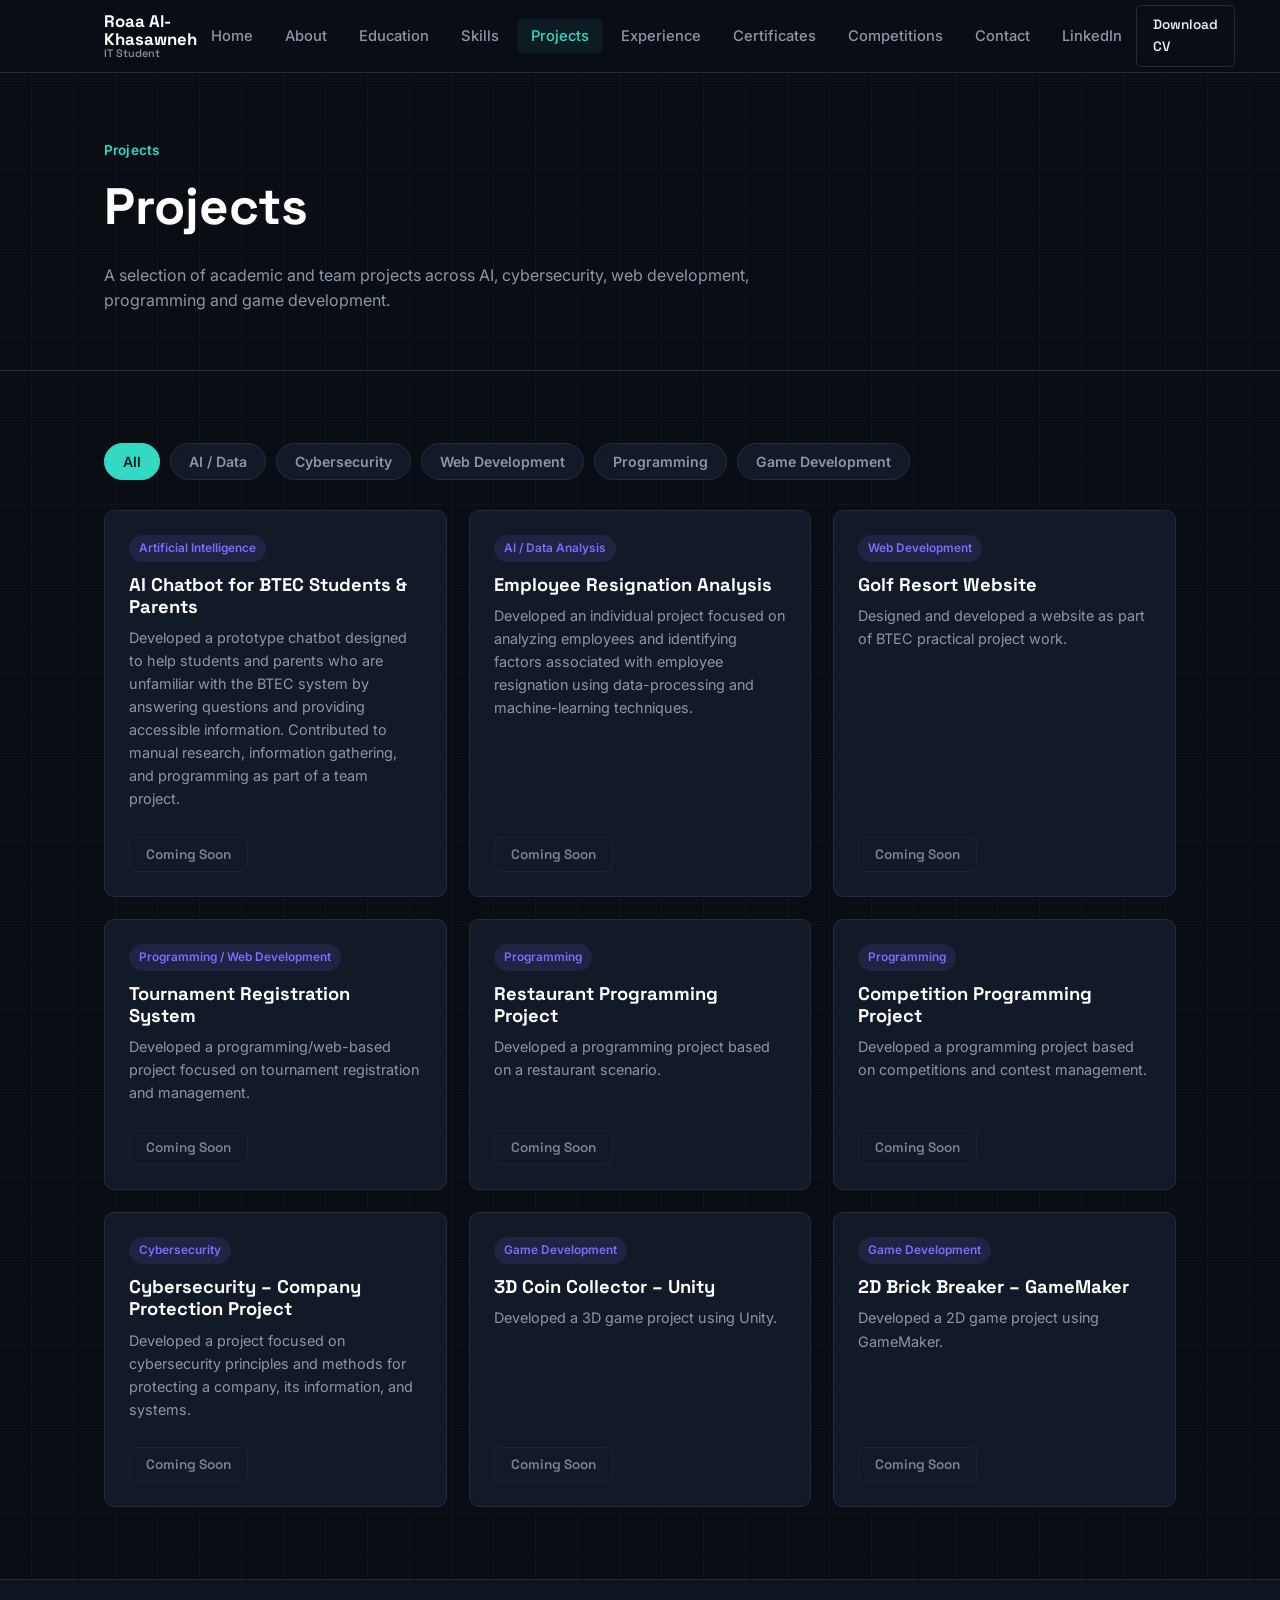
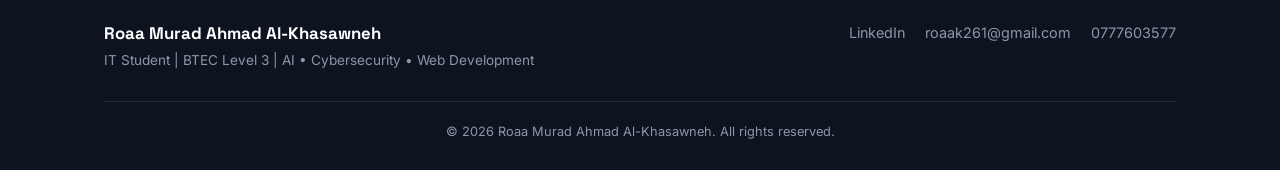
<file: roaa-portfolio (1)/roaa-portfolio/projects.html>
<!DOCTYPE html>
<html lang="en">
<head>
<meta charset="UTF-8">
<meta name="viewport" content="width=device-width, initial-scale=1.0">
<title>Roaa Murad Ahmad Al-Khasawneh | Projects</title>
<meta name="description" content="Project portfolio of Roaa Murad Ahmad Al-Khasawneh spanning AI, cybersecurity, web development, programming and game development.">
<link rel="stylesheet" href="css/style.css">
</head>
<body>
<a href="#main" class="skip-link">Skip to content</a>

<header class="site-header">
  <nav class="navbar" aria-label="Main navigation">
    <a href="index.html" class="brand">
      <strong>Roaa Al-Khasawneh</strong>
      <span>IT Student</span>
    </a>

    <ul class="nav-links">
      <li><a href="index.html">Home</a></li>
      <li><a href="about.html">About</a></li>
      <li><a href="education.html">Education</a></li>
      <li><a href="skills.html">Skills</a></li>
      <li><a href="projects.html">Projects</a></li>
      <li><a href="experience.html">Experience</a></li>
      <li><a href="certificates.html">Certificates</a></li>
      <li><a href="competitions.html">Competitions</a></li>
      <li><a href="contact.html">Contact</a></li>
      <li><a href="https://jo.linkedin.com/in/roa-a-khasawneh-a880803abn" target="_blank" rel="noopener">LinkedIn</a></li>
    </ul>

    <div class="nav-cta">
      <a class="btn btn-outline btn-sm" href="assets/Roaa_Murad_Ahmad_Al-Khasawneh_CV.docx" download>Download CV</a>
      <button class="nav-toggle" aria-label="Toggle navigation menu" aria-expanded="false">
        <span></span><span></span><span></span>
      </button>
    </div>
  </nav>
</header>
<main id="main">

  <section class="page-header">
    <div class="container">
      <span class="eyebrow">Projects</span>
      <h1>Projects</h1>
      <p>A selection of academic and team projects across AI, cybersecurity, web development, programming and game development.</p>
    </div>
  </section>

  <section class="section">
    <div class="container">

      <div class="filter-bar" role="group" aria-label="Filter projects by category">
        <button class="filter-btn active" data-filter="all">All</button>
        <button class="filter-btn" data-filter="ai">AI / Data</button>
        <button class="filter-btn" data-filter="cybersecurity">Cybersecurity</button>
        <button class="filter-btn" data-filter="web">Web Development</button>
        <button class="filter-btn" data-filter="programming">Programming</button>
        <button class="filter-btn" data-filter="game">Game Development</button>
      </div>

      <div class="project-grid">

        <article class="project-card" data-category="ai">
          <span class="project-category">Artificial Intelligence</span>
          <h3>AI Chatbot for BTEC Students &amp; Parents</h3>
          <p>Developed a prototype chatbot designed to help students and parents who are unfamiliar with the BTEC system by answering questions and providing accessible information. Contributed to manual research, information gathering, and programming as part of a team project.</p>
          <button class="btn btn-outline btn-sm" disabled>Coming Soon</button>
        </article>

        <article class="project-card" data-category="ai">
          <span class="project-category">AI / Data Analysis</span>
          <h3>Employee Resignation Analysis</h3>
          <p>Developed an individual project focused on analyzing employees and identifying factors associated with employee resignation using data-processing and machine-learning techniques.</p>
          <button class="btn btn-outline btn-sm" disabled>Coming Soon</button>
        </article>

        <article class="project-card" data-category="web">
          <span class="project-category">Web Development</span>
          <h3>Golf Resort Website</h3>
          <p>Designed and developed a website as part of BTEC practical project work.</p>
          <button class="btn btn-outline btn-sm" disabled>Coming Soon</button>
        </article>

        <article class="project-card" data-category="programming web">
          <span class="project-category">Programming / Web Development</span>
          <h3>Tournament Registration System</h3>
          <p>Developed a programming/web-based project focused on tournament registration and management.</p>
          <button class="btn btn-outline btn-sm" disabled>Coming Soon</button>
        </article>

        <article class="project-card" data-category="programming">
          <span class="project-category">Programming</span>
          <h3>Restaurant Programming Project</h3>
          <p>Developed a programming project based on a restaurant scenario.</p>
          <button class="btn btn-outline btn-sm" disabled>Coming Soon</button>
        </article>

        <article class="project-card" data-category="programming">
          <span class="project-category">Programming</span>
          <h3>Competition Programming Project</h3>
          <p>Developed a programming project based on competitions and contest management.</p>
          <button class="btn btn-outline btn-sm" disabled>Coming Soon</button>
        </article>

        <article class="project-card" data-category="cybersecurity">
          <span class="project-category">Cybersecurity</span>
          <h3>Cybersecurity – Company Protection Project</h3>
          <p>Developed a project focused on cybersecurity principles and methods for protecting a company, its information, and systems.</p>
          <button class="btn btn-outline btn-sm" disabled>Coming Soon</button>
        </article>

        <article class="project-card" data-category="game">
          <span class="project-category">Game Development</span>
          <h3>3D Coin Collector – Unity</h3>
          <p>Developed a 3D game project using Unity.</p>
          <button class="btn btn-outline btn-sm" disabled>Coming Soon</button>
        </article>

        <article class="project-card" data-category="game">
          <span class="project-category">Game Development</span>
          <h3>2D Brick Breaker – GameMaker</h3>
          <p>Developed a 2D game project using GameMaker.</p>
          <button class="btn btn-outline btn-sm" disabled>Coming Soon</button>
        </article>

      </div>
    </div>
  </section>

</main>
<footer class="site-footer">
  <div class="container">
    <div class="footer-grid">
      <div class="footer-brand">
        <strong>Roaa Murad Ahmad Al-Khasawneh</strong>
        <span>IT Student | BTEC Level 3 | AI • Cybersecurity • Web Development</span>
      </div>
      <ul class="footer-links">
        <li><a href="https://jo.linkedin.com/in/roa-a-khasawneh-a880803abn" target="_blank" rel="noopener">LinkedIn</a></li>
        <li><a href="mailto:roaak261@gmail.com">roaak261@gmail.com</a></li>
        <li><a href="tel:0777603577">0777603577</a></li>
      </ul>
    </div>
    <div class="footer-bottom">© 2026 Roaa Murad Ahmad Al-Khasawneh. All rights reserved.</div>
  </div>
</footer>

<button class="scroll-top" aria-label="Scroll to top">↑</button>
<script src="js/script.js"></script>
</body>
</html>
</file>
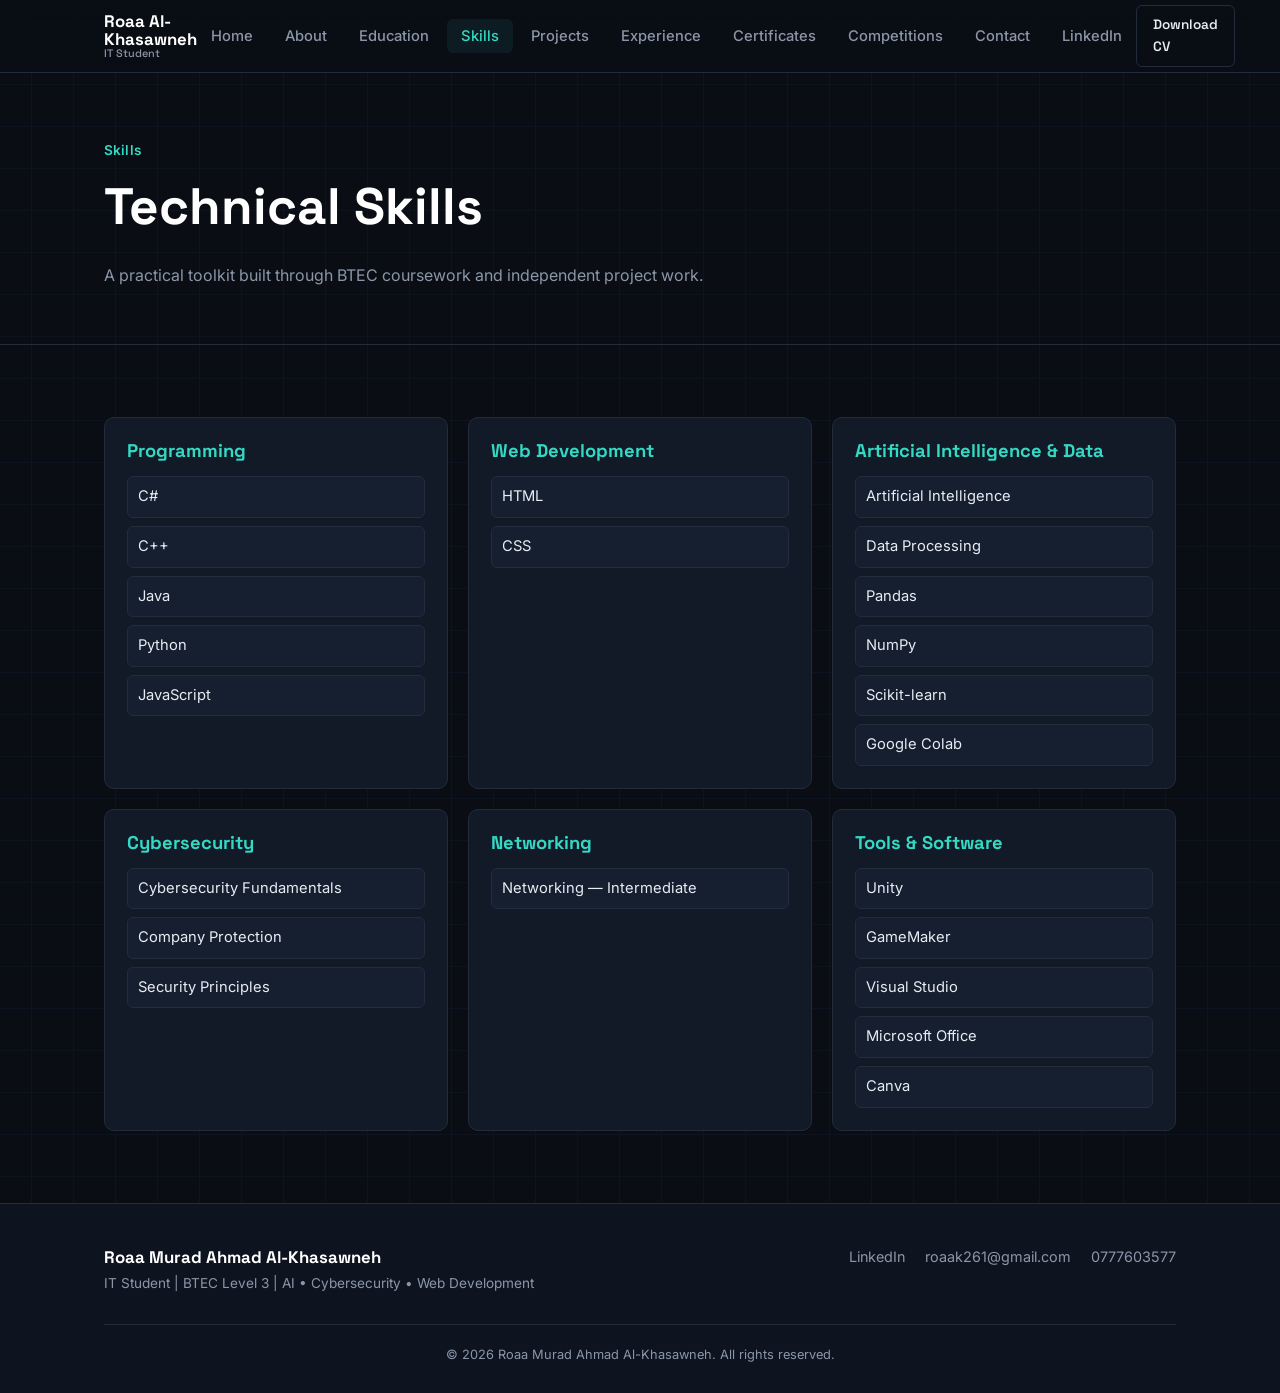
<file: roaa-portfolio (1)/roaa-portfolio/skills.html>
<!DOCTYPE html>
<html lang="en">
<head>
<meta charset="UTF-8">
<meta name="viewport" content="width=device-width, initial-scale=1.0">
<title>Roaa Murad Ahmad Al-Khasawneh | Skills</title>
<meta name="description" content="Technical skills of Roaa Murad Ahmad Al-Khasawneh across programming, web development, AI, cybersecurity and networking.">
<link rel="stylesheet" href="css/style.css">
</head>
<body>
<a href="#main" class="skip-link">Skip to content</a>

<header class="site-header">
  <nav class="navbar" aria-label="Main navigation">
    <a href="index.html" class="brand">
      <strong>Roaa Al-Khasawneh</strong>
      <span>IT Student</span>
    </a>

    <ul class="nav-links">
      <li><a href="index.html">Home</a></li>
      <li><a href="about.html">About</a></li>
      <li><a href="education.html">Education</a></li>
      <li><a href="skills.html">Skills</a></li>
      <li><a href="projects.html">Projects</a></li>
      <li><a href="experience.html">Experience</a></li>
      <li><a href="certificates.html">Certificates</a></li>
      <li><a href="competitions.html">Competitions</a></li>
      <li><a href="contact.html">Contact</a></li>
      <li><a href="https://jo.linkedin.com/in/roa-a-khasawneh-a880803abn" target="_blank" rel="noopener">LinkedIn</a></li>
    </ul>

    <div class="nav-cta">
      <a class="btn btn-outline btn-sm" href="assets/Roaa_Murad_Ahmad_Al-Khasawneh_CV.docx" download>Download CV</a>
      <button class="nav-toggle" aria-label="Toggle navigation menu" aria-expanded="false">
        <span></span><span></span><span></span>
      </button>
    </div>
  </nav>
</header>
<main id="main">

  <section class="page-header">
    <div class="container">
      <span class="eyebrow">Skills</span>
      <h1>Technical Skills</h1>
      <p>A practical toolkit built through BTEC coursework and independent project work.</p>
    </div>
  </section>

  <section class="section">
    <div class="container skills-grid">

      <div class="skill-group">
        <h3>Programming</h3>
        <ul>
          <li>C#</li>
          <li>C++</li>
          <li>Java</li>
          <li>Python</li>
          <li>JavaScript</li>
        </ul>
      </div>

      <div class="skill-group">
        <h3>Web Development</h3>
        <ul>
          <li>HTML</li>
          <li>CSS</li>
        </ul>
      </div>

      <div class="skill-group">
        <h3>Artificial Intelligence &amp; Data</h3>
        <ul>
          <li>Artificial Intelligence</li>
          <li>Data Processing</li>
          <li>Pandas</li>
          <li>NumPy</li>
          <li>Scikit-learn</li>
          <li>Google Colab</li>
        </ul>
      </div>

      <div class="skill-group">
        <h3>Cybersecurity</h3>
        <ul>
          <li>Cybersecurity Fundamentals</li>
          <li>Company Protection</li>
          <li>Security Principles</li>
        </ul>
      </div>

      <div class="skill-group">
        <h3>Networking</h3>
        <ul>
          <li>Networking — Intermediate</li>
        </ul>
      </div>

      <div class="skill-group">
        <h3>Tools &amp; Software</h3>
        <ul>
          <li>Unity</li>
          <li>GameMaker</li>
          <li>Visual Studio</li>
          <li>Microsoft Office</li>
          <li>Canva</li>
        </ul>
      </div>

    </div>
  </section>

</main>
<footer class="site-footer">
  <div class="container">
    <div class="footer-grid">
      <div class="footer-brand">
        <strong>Roaa Murad Ahmad Al-Khasawneh</strong>
        <span>IT Student | BTEC Level 3 | AI • Cybersecurity • Web Development</span>
      </div>
      <ul class="footer-links">
        <li><a href="https://jo.linkedin.com/in/roa-a-khasawneh-a880803abn" target="_blank" rel="noopener">LinkedIn</a></li>
        <li><a href="mailto:roaak261@gmail.com">roaak261@gmail.com</a></li>
        <li><a href="tel:0777603577">0777603577</a></li>
      </ul>
    </div>
    <div class="footer-bottom">© 2026 Roaa Murad Ahmad Al-Khasawneh. All rights reserved.</div>
  </div>
</footer>

<button class="scroll-top" aria-label="Scroll to top">↑</button>
<script src="js/script.js"></script>
</body>
</html>
</file>
<file: roaa-portfolio (1)/roaa-portfolio/css/style.css>
/* =========================================================
   Roaa Al-Khasawneh — Portfolio
   Global stylesheet
   ========================================================= */

@import url('https://fonts.googleapis.com/css2?family=Space+Grotesk:wght@500;600;700&family=Inter:wght@400;500;600&display=swap');

:root{
  --bg:        #0a0e14;
  --bg-alt:    #0d1420;
  --surface:   #121a28;
  --surface-2: #161f30;
  --border:    #232c3d;
  --text:      #e7ecf3;
  --text-muted:#8b96a8;
  --accent:    #34d9c4;
  --accent-dim:#1e8a7c;
  --accent-2:  #7c6cff;
  --danger:    #ff6b6b;

  --font-head: 'Space Grotesk', 'Segoe UI', sans-serif;
  --font-body: 'Inter', 'Segoe UI', sans-serif;

  --radius: 10px;
  --radius-sm: 6px;
  --maxw: 1120px;
  --nav-h: 72px;
}

*, *::before, *::after{ box-sizing: border-box; }
html{ scroll-behavior: smooth; }

body{
  margin:0;
  background: var(--bg);
  color: var(--text);
  font-family: var(--font-body);
  font-size: 16px;
  line-height: 1.6;
  background-image:
    linear-gradient(var(--bg-alt) 1px, transparent 1px),
    linear-gradient(90deg, var(--bg-alt) 1px, transparent 1px);
  background-size: 42px 42px;
  background-position: center top;
}

h1,h2,h3,h4{
  font-family: var(--font-head);
  line-height: 1.2;
  margin: 0 0 .5em;
  color: #fff;
}
h1{ font-size: clamp(2.1rem, 4vw, 3.2rem); }
h2{ font-size: clamp(1.5rem, 3vw, 2rem); }
h3{ font-size: 1.15rem; }
p{ margin: 0 0 1em; color: var(--text-muted); max-width: 68ch; }
a{ color: var(--accent); text-decoration: none; }
img{ max-width: 100%; display:block; }

.container{
  max-width: var(--maxw);
  margin: 0 auto;
  padding: 0 24px;
}

a:focus-visible, button:focus-visible, input:focus-visible, textarea:focus-visible{
  outline: 2px solid var(--accent);
  outline-offset: 3px;
}

.skip-link{
  position:absolute; left:-999px; top:0;
  background: var(--accent); color:#001512; padding: 10px 16px;
  border-radius: 0 0 8px 0; z-index: 999; font-weight:600;
}
.skip-link:focus{ left:0; }

/* ---------- Buttons ---------- */
.btn{
  display:inline-flex; align-items:center; justify-content:center; gap:8px;
  padding: 12px 24px;
  border-radius: var(--radius-sm);
  font-family: var(--font-head);
  font-weight: 600;
  font-size: .95rem;
  border: 1px solid transparent;
  cursor: pointer;
  transition: transform .15s ease, border-color .15s ease, background .15s ease;
}
.btn:hover{ transform: translateY(-2px); }
.btn-primary{
  background: var(--accent); color:#00201c;
}
.btn-primary:hover{ background:#4fe4d0; }
.btn-outline{
  background: transparent; color: var(--text); border-color: var(--border);
}
.btn-outline:hover{ border-color: var(--accent); color: var(--accent); }
.btn-sm{ padding: 8px 16px; font-size: .85rem; }
.btn[disabled], .btn.is-disabled{
  opacity: .5; cursor: not-allowed; pointer-events: none;
}

/* ---------- Navbar ---------- */
.site-header{
  position: sticky; top:0; z-index: 100;
  background: rgba(10,14,20,.85);
  backdrop-filter: blur(10px);
  border-bottom: 1px solid var(--border);
}
.navbar{
  height: var(--nav-h);
  display:flex; align-items:center; justify-content:space-between;
  max-width: var(--maxw); margin:0 auto; padding: 0 24px;
}
.brand{
  display:flex; flex-direction:column; line-height:1.1;
  color:#fff; font-family: var(--font-head);
}
.brand strong{ font-size: 1.05rem; }
.brand span{ font-size: .68rem; color: var(--text-muted); font-weight:500; }

.nav-links{
  display:flex; align-items:center; gap: 4px; list-style:none; margin:0; padding:0;
}
.nav-links a{
  color: var(--text-muted); padding: 8px 14px; border-radius: var(--radius-sm);
  font-size: .92rem; font-weight:500; transition: color .15s, background .15s;
}
.nav-links a:hover{ color:#fff; background: var(--surface); }
.nav-links a.active{ color: var(--accent); background: rgba(52,217,196,.08); }

.nav-cta{ display:flex; align-items:center; gap:10px; }

.nav-toggle{
  display:none; background:none; border:1px solid var(--border); border-radius: var(--radius-sm);
  width:42px; height:38px; cursor:pointer; padding:0;
  flex-direction:column; align-items:center; justify-content:center; gap:5px;
}
.nav-toggle span{ width:20px; height:2px; background:#fff; display:block; transition:.2s; }
.nav-toggle[aria-expanded="true"] span:nth-child(1){ transform: translateY(7px) rotate(45deg); }
.nav-toggle[aria-expanded="true"] span:nth-child(2){ opacity:0; }
.nav-toggle[aria-expanded="true"] span:nth-child(3){ transform: translateY(-7px) rotate(-45deg); }

/* ---------- Hero ---------- */
.hero{
  padding: 96px 0 72px;
  border-bottom: 1px solid var(--border);
  position:relative; overflow:hidden;
}
.hero-grid{
  display:grid; grid-template-columns: 1.15fr .85fr; gap: 48px; align-items:center;
}
.eyebrow{
  display:inline-block; color: var(--accent); font-weight:600; font-size:.85rem;
  margin-bottom: 14px; letter-spacing: .01em;
}
.hero h1{ margin-bottom: 12px; }
.hero .subtitle{ color: var(--accent); font-family: var(--font-head); font-weight:600; font-size:1.05rem; margin-bottom:18px; }
.hero .lede{ font-size: 1.05rem; max-width: 56ch; }
.hero-actions{ display:flex; gap: 14px; margin-top: 28px; flex-wrap:wrap; }

.hero-panel{
  border:1px solid var(--border); background: var(--surface);
  border-radius: var(--radius); padding: 26px;
}
.hero-panel-title{ font-size:.8rem; color: var(--text-muted); margin-bottom: 16px; }
.node-list{ display:flex; flex-direction:column; gap: 10px; }
.node{
  display:flex; align-items:center; gap: 12px; padding: 12px 14px;
  background: var(--surface-2); border:1px solid var(--border); border-radius: var(--radius-sm);
  font-family: var(--font-head); font-weight:600; font-size:.95rem;
}
.node .dot{ width:8px; height:8px; border-radius:50%; background: var(--accent); flex-shrink:0; }

/* ---------- Sections ---------- */
.section{ padding: 72px 0; border-bottom: 1px solid var(--border); }
.section:last-of-type{ border-bottom:none; }
.section-head{ margin-bottom: 36px; max-width: 62ch; }

/* ---------- Cards / grids ---------- */
.card-grid{ display:grid; grid-template-columns: repeat(4, 1fr); gap: 20px; }
.card{
  background: var(--surface); border:1px solid var(--border); border-radius: var(--radius);
  padding: 24px; transition: border-color .15s ease, transform .15s ease;
}
.card:hover{ border-color: var(--accent-dim); transform: translateY(-3px); }
.card h3{ margin-bottom: 8px; }
.card p{ font-size: .93rem; margin-bottom: 14px; }
.card-icon{
  width: 40px; height:40px; border-radius: 8px; background: var(--surface-2);
  display:flex; align-items:center; justify-content:center; margin-bottom: 16px;
  color: var(--accent);
}

/* About preview on home */
.about-preview{ display:grid; grid-template-columns: .9fr 1.1fr; gap: 40px; align-items:center; }
.about-preview .card{ background: var(--surface); }

/* ---------- Profile / About page ---------- */
.profile-grid{ display:grid; grid-template-columns: .8fr 1.2fr; gap: 32px; }
.info-list{ list-style:none; margin:0; padding:0; display:flex; flex-direction:column; gap:14px; }
.info-list li{ display:flex; gap:10px; align-items:flex-start; color: var(--text); font-size:.95rem; }
.info-list .label{ color: var(--text-muted); min-width: 84px; font-size:.82rem; text-transform: none; }
.tag-list{ display:flex; flex-wrap:wrap; gap:10px; margin-top:8px; }
.tag{
  background: var(--surface-2); border:1px solid var(--border); color: var(--text);
  padding: 8px 14px; border-radius: 999px; font-size:.85rem; font-weight:500;
}

/* ---------- Timeline (education / experience) ---------- */
.timeline{ position:relative; padding-left: 28px; }
.timeline::before{
  content:''; position:absolute; left:5px; top:6px; bottom:6px; width:2px; background: var(--border);
}
.timeline-item{ position:relative; padding-bottom: 32px; }
.timeline-item:last-child{ padding-bottom:0; }
.timeline-item::before{
  content:''; position:absolute; left:-28px; top:4px; width:12px; height:12px; border-radius:50%;
  background: var(--accent); box-shadow: 0 0 0 4px rgba(52,217,196,.15);
}
.timeline-card{
  background: var(--surface); border:1px solid var(--border); border-radius: var(--radius); padding: 22px 24px;
}
.timeline-meta{ color: var(--accent); font-family: var(--font-head); font-weight:600; font-size:.85rem; margin-bottom:6px; }

/* ---------- Skills dashboard ---------- */
.skills-grid{ display:grid; grid-template-columns: repeat(3, 1fr); gap: 20px; }
.skill-group{ background: var(--surface); border:1px solid var(--border); border-radius: var(--radius); padding: 22px; }
.skill-group h3{ margin-bottom: 14px; color: var(--accent); }
.skill-group ul{ list-style:none; margin:0; padding:0; display:flex; flex-direction:column; gap:8px; }
.skill-group li{
  color: var(--text); font-size:.92rem; padding: 8px 10px; border-radius: var(--radius-sm);
  background: var(--surface-2); border:1px solid var(--border);
}

/* ---------- Projects ---------- */
.filter-bar{ display:flex; flex-wrap:wrap; gap:10px; margin-bottom: 30px; }
.filter-btn{
  background: var(--surface); border:1px solid var(--border); color: var(--text-muted);
  padding: 9px 18px; border-radius: 999px; font-size:.88rem; font-weight:600; cursor:pointer;
  font-family: var(--font-body); transition:.15s;
}
.filter-btn:hover{ color:#fff; }
.filter-btn.active{ background: var(--accent); color:#00201c; border-color: var(--accent); }

.project-grid{ display:grid; grid-template-columns: repeat(3, 1fr); gap: 22px; }
.project-card{
  background: var(--surface); border:1px solid var(--border); border-radius: var(--radius);
  padding: 24px; display:flex; flex-direction:column; transition: transform .15s, border-color .15s;
}
.project-card:hover{ transform: translateY(-3px); border-color: var(--accent-dim); }
.project-category{
  align-self:flex-start; font-size: .74rem; font-weight:600; color: var(--accent-2);
  background: rgba(124,108,255,.12); padding: 4px 10px; border-radius: 999px; margin-bottom: 12px;
}
.project-card h3{ margin-bottom: 8px; }
.project-card p{ font-size:.9rem; flex-grow:1; }
.project-card .btn{ align-self: flex-start; margin-top: 12px; }

/* ---------- Certificates / Competitions ---------- */
.cert-grid, .comp-grid{ display:grid; grid-template-columns: repeat(3, 1fr); gap: 20px; }
.cert-card, .comp-card{
  background: var(--surface); border:1px solid var(--border); border-radius: var(--radius); padding: 24px;
}
.cert-year{ color: var(--accent); font-family: var(--font-head); font-weight:700; font-size:1.4rem; }
.cert-org{ color: var(--text-muted); font-size:.88rem; margin-bottom: 16px; }

/* ---------- Contact / form ---------- */
.contact-grid{ display:grid; grid-template-columns: .9fr 1.1fr; gap: 40px; }
.contact-info-card{ background: var(--surface); border:1px solid var(--border); border-radius: var(--radius); padding: 26px; }
.contact-info-card .info-list{ margin-top: 6px; }

.form-group{ margin-bottom: 18px; }
label{ display:block; font-size:.85rem; color: var(--text-muted); margin-bottom: 6px; font-weight:500; }
input, textarea{
  width:100%; background: var(--surface); border:1px solid var(--border); color: var(--text);
  border-radius: var(--radius-sm); padding: 12px 14px; font-family: var(--font-body); font-size: .95rem;
}
input:focus, textarea:focus{ border-color: var(--accent); }
textarea{ min-height: 130px; resize: vertical; }
.field-error{ color: var(--danger); font-size: .8rem; margin-top: 6px; display:none; }
.form-group.has-error .field-error{ display:block; }
.form-group.has-error input, .form-group.has-error textarea{ border-color: var(--danger); }
.form-status{
  margin-top: 16px; padding: 14px 16px; border-radius: var(--radius-sm); font-size:.9rem;
  display:none; border: 1px solid var(--accent-dim); background: rgba(52,217,196,.08); color: var(--text);
}
.form-status.visible{ display:block; }

/* ---------- Footer ---------- */
.site-footer{ border-top:1px solid var(--border); padding: 40px 0 28px; background: var(--bg-alt); }
.footer-grid{ display:flex; justify-content:space-between; flex-wrap:wrap; gap: 24px; align-items:flex-start; }
.footer-brand strong{ display:block; color:#fff; font-family: var(--font-head); font-size:1.05rem; }
.footer-brand span{ color: var(--text-muted); font-size:.85rem; }
.footer-links{ display:flex; gap: 20px; list-style:none; margin:0; padding:0; flex-wrap:wrap; }
.footer-links a{ color: var(--text-muted); font-size:.9rem; }
.footer-links a:hover{ color: var(--accent); }
.footer-bottom{
  margin-top: 28px; padding-top: 20px; border-top:1px solid var(--border);
  color: var(--text-muted); font-size:.8rem; text-align:center;
}

/* ---------- Scroll to top ---------- */
.scroll-top{
  position: fixed; right: 22px; bottom: 22px; width: 44px; height: 44px; border-radius: 50%;
  background: var(--accent); color:#00201c; border:none; cursor:pointer;
  display:flex; align-items:center; justify-content:center; opacity:0; pointer-events:none;
  transition: opacity .2s, transform .2s; z-index: 90; font-size: 1.1rem;
}
.scroll-top.visible{ opacity:1; pointer-events:auto; }
.scroll-top:hover{ transform: translateY(-3px); }

/* ---------- Page header (non-home pages) ---------- */
.page-header{ padding: 64px 0 40px; border-bottom: 1px solid var(--border); }
.page-header p{ margin-top: 10px; }

/* ---------- Utility ---------- */
.text-center{ text-align:center; }
.mt-lg{ margin-top: 40px; }

/* =========================================================
   Responsive breakpoints
   ========================================================= */

/* Tablet */
@media (max-width: 1024px){
  .card-grid{ grid-template-columns: repeat(2, 1fr); }
  .project-grid{ grid-template-columns: repeat(2, 1fr); }
  .cert-grid, .comp-grid{ grid-template-columns: repeat(2, 1fr); }
  .skills-grid{ grid-template-columns: repeat(2, 1fr); }
  .hero-grid{ grid-template-columns: 1fr; }
  .hero-panel{ order:-1; }
  .about-preview{ grid-template-columns: 1fr; }
  .profile-grid{ grid-template-columns: 1fr; }
  .contact-grid{ grid-template-columns: 1fr; }
}

/* Mobile */
@media (max-width: 720px){
  :root{ --nav-h: 64px; }
  .nav-links, .nav-cta .btn-outline{ display:none; }
  .nav-toggle{ display:flex; }
  .navbar{ position:relative; }
  .nav-links.open{
    display:flex; flex-direction:column; position:absolute; top: var(--nav-h);
    left:0; right:0; background: var(--bg); border-bottom:1px solid var(--border);
    padding: 12px; gap: 4px;
  }
  .nav-links.open a{ padding: 12px 14px; }
  .nav-cta{ gap:8px; }
  .hero{ padding: 56px 0 48px; }
  .card-grid{ grid-template-columns: 1fr; }
  .project-grid{ grid-template-columns: 1fr; }
  .cert-grid, .comp-grid{ grid-template-columns: 1fr; }
  .skills-grid{ grid-template-columns: 1fr; }
  .section{ padding: 48px 0; }
  .footer-grid{ flex-direction:column; }
}

/* Reduced motion */
@media (prefers-reduced-motion: reduce){
  *{ animation-duration: .001ms !important; transition-duration: .001ms !important; scroll-behavior:auto !important; }
}
</file>
